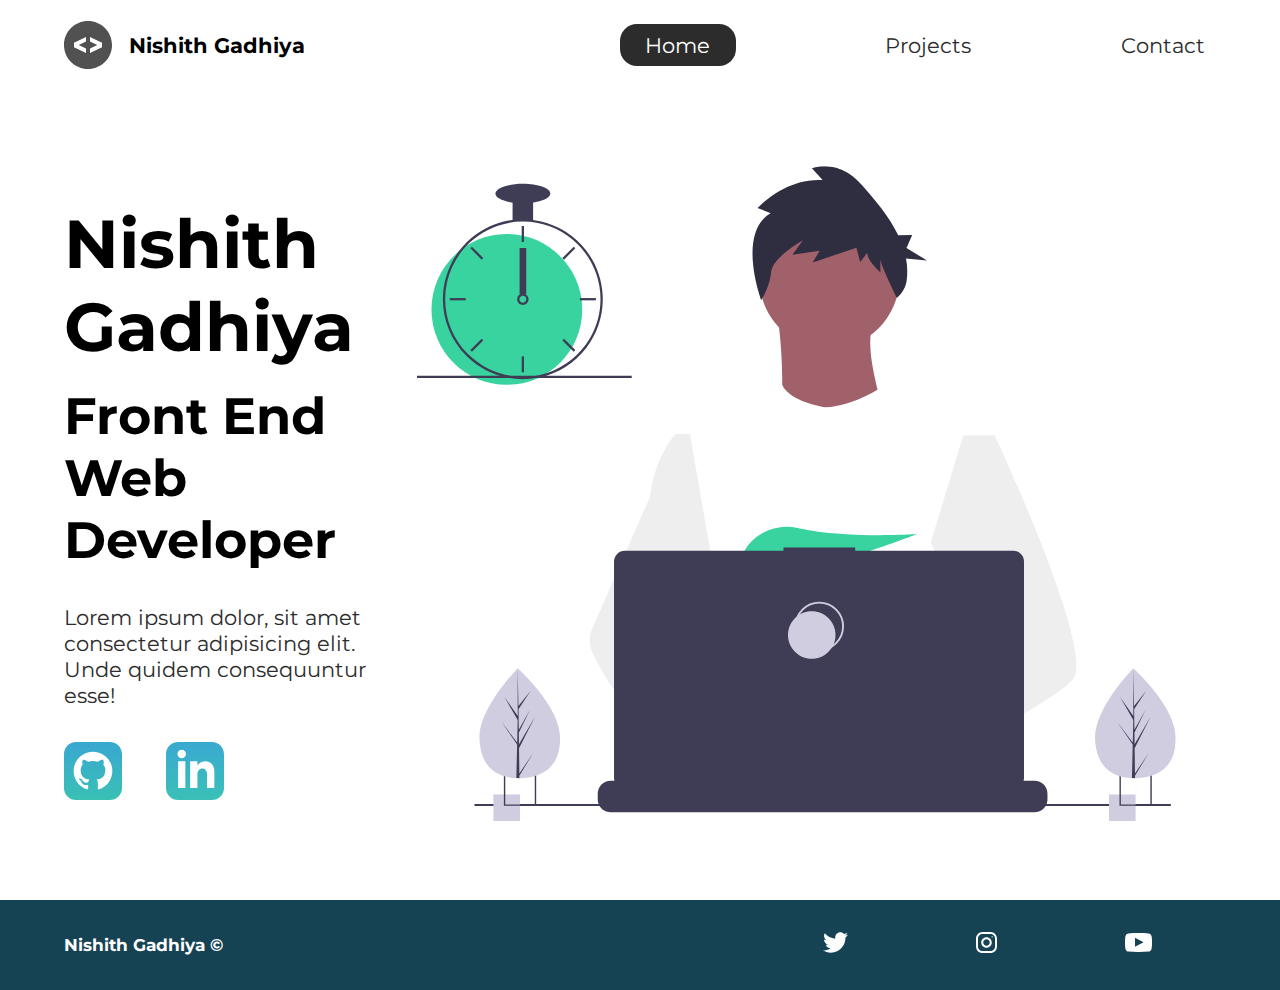
<file: index.html>
<!DOCTYPE html>
<html lang="en">
    <head>
        <meta charset="UTF-8">
        <meta name="viewport" content="width=device-width, initial-scale=1.0">
        <meta name="description" content="Nishith Gadhiya is a front-end web developer who specializes in html,css"/>
        <meta name="robots" content="index,follow"/>
        <link href="https://fonts.googleapis.com/css2?family=Pattaya&family=Poppins:wght@400;500&display=swap" rel="stylesheet">
        <link href="https://fonts.googleapis.com/css2?family=Montserrat:wght@400;500&display=swap" rel="stylesheet">
        <link rel="stylesheet" href="./style/style.css">
        <title>Nishith Gadhiya | Web Developer</title>
    </head>
<body>
    <header class="main-head">
        <nav>
            <div class="logo">
                <img src="./icons/code.svg" alt="logo"/>
                <h1>Nishith Gadhiya</h1>
            </div>
            <ul>
                <li><a class="active" href="/">Home</a></li>
                <li><a href="./projects/">Projects</a></li>
                <li><a href="./contact/">Contact</a></li>
            </ul>
        </nav>
    </header>
    <section class="intro">
        <div class="intro-text">
            <h2>Nishith Gadhiya</h2>
            <h3>Front End Web <br> Developer</h3>
            <p>Lorem ipsum dolor, sit amet consectetur adipisicing elit. Unde quidem consequuntur esse!</p>
            <div class="intro-social">
                <a href="#"><img src="./icons/github.svg" alt="github-social-link"></a>
                <a href="#"><img src="./icons/linked-in.svg" alt="linkedin-social-link"></a>
            </div>
        </div>
        <div class="intro-images">
            <svg
            width="799"
            height="690"
            viewBox="0 0 799 690"
            fill="none"
            xmlns="http://www.w3.org/2000/svg"
          >
            <g id="undraw_dev_productivity_umsq (1) 1" clip-path="url(#clip0)">
              <path
                id="Vector"
                d="M516.92 624.636C516.92 624.636 512.16 626.266 504.42 628.576C487.31 633.706 455.65 642.216 428.82 643.916C405.72 645.396 386.2 641.836 382.63 626.766C381.1 620.286 383.27 614.956 388 610.576C402.12 597.486 439 592.796 468.25 591.186C476.51 590.736 484.15 590.526 490.51 590.446C501.31 590.306 508.39 590.526 508.39 590.526L508.56 591.186L516.92 624.636Z"
                fill="#A0616A"
              />
              <path
                id="Vector_2"
                d="M436.99 672.586C418.61 695.346 342.73 647.666 316.19 629.886C310.41 626.016 306.97 623.566 306.97 623.566L331.25 591.186L338.94 580.936C338.94 580.936 345.82 584.586 355.99 590.526C356.36 590.746 356.73 590.966 357.11 591.186C365.88 596.336 376.89 603.066 388 610.576C403.33 620.946 418.83 632.776 428.82 643.916C438.59 654.806 443.08 665.036 436.99 672.586Z"
                fill="#A0616A"
              />
              <g id="me">
                <path
                  id="Vector_3"
                  d="M434.672 191.952C475.283 191.607 507.926 158.406 507.582 117.795C507.237 77.1832 474.036 44.5403 433.425 44.8847C392.813 45.2291 360.17 78.4303 360.515 119.042C360.859 159.653 394.06 192.296 434.672 191.952Z"
                  fill="#A0616A"
                />
                <path
                  id="Vector_4"
                  d="M379.477 155.65C379.477 155.65 394.216 259.972 373.002 271.875C351.787 283.779 499.929 283.588 499.929 283.588C499.929 283.588 466.124 193.284 480.809 165.449L379.477 155.65Z"
                  fill="#A0616A"
                />
                <path
                  id="Vector_5"
                  d="M608.101 283.199L596.257 339.402L571.214 458.308L570.49 464.815L562.138 540.138L556.582 590.177L552.857 623.79C528.584 636.526 510.988 645.326 510.988 645.326C510.988 645.326 509.404 637.719 506.871 627.99C489.805 633.265 458.218 642.043 431.404 643.97C441.266 654.777 445.842 664.969 439.817 672.57C421.63 695.485 345.349 648.45 318.659 630.896C318.077 635.158 317.879 639.464 318.068 643.762L297.626 628.314L299.331 592.359L302.206 531.522L305.819 455.229C304.448 451.975 303.294 448.634 302.364 445.228C295.956 423.161 288.032 379.057 281.928 342.067C277.016 312.298 273.302 287.138 272.517 281.785C272.411 281.086 272.358 280.726 272.358 280.726L384.363 230.094C392.509 248.556 429.865 253.809 429.865 253.809C460.756 251.417 484.847 234.913 484.847 234.913L608.101 283.199Z"
                  fill="white"
                />
                <path
                  id="Vector_6"
                  d="M372.285 49.3811L358.49 43.9934C358.49 43.9934 386.969 12.1 426.99 14.513L415.635 2.22366C415.635 2.22366 443.04 -9.01799 468.283 19.6674C481.553 34.7467 496.908 52.4737 506.557 72.5077L521.281 72.3829L515.251 85.9663L536.874 99.3152L514.777 97.0719C516.155 104.471 516.421 112.034 515.566 119.511C514.683 126.991 510.928 133.835 505.094 138.598V138.598C505.094 138.598 487.743 103.449 487.696 97.9443L487.813 111.705C487.813 111.705 473.959 99.4371 473.889 91.1807L466.471 100.877L462.593 85.7717L416.475 101.301L423.87 88.8526L395.157 93.2246L406.278 77.9923C406.278 77.9923 373.932 96.1568 372.811 111.304C371.689 126.452 362.299 140.875 362.299 140.875C362.299 140.875 336.213 70.3294 372.285 49.3811Z"
                  fill="#2F2E41"
                />
                <path
                  id="Vector_7"
                  d="M690.215 540.422C682.794 548.605 664.338 560.992 641.951 574.422C633.623 579.413 624.757 584.559 615.71 589.676C594.122 601.889 571.514 614.001 552.857 623.79C528.584 636.526 510.988 645.326 510.988 645.326C510.988 645.326 509.403 637.719 506.871 627.99C503.48 614.968 498.397 598.141 493.184 590.715C493.002 590.456 492.82 590.218 492.638 589.979C491.121 588.022 489.601 586.885 488.112 586.897L562.138 540.138L594.127 519.926L570.489 464.814L540.842 395.683L557.908 339.727L575.062 283.479L608.101 283.199C608.101 283.199 619.243 306.985 633.514 340.166C635.647 345.128 637.851 350.299 640.096 355.64C669.469 425.394 706.176 522.836 690.215 540.422Z"
                  fill="#EEEEEE"
                />
                <path
                  id="Vector_8"
                  d="M358.123 591.2C355.41 591.212 352.702 591.456 350.029 591.928C327.074 596.073 320.47 616.94 318.659 630.896C318.077 635.158 317.879 639.464 318.068 643.761L297.626 628.314L290.178 622.687C272.316 616.628 256.353 605.733 242.483 592.84C230.449 581.456 219.634 568.849 210.213 555.223C200.831 541.793 192.448 527.692 185.134 513.034C183.094 508.943 181.977 504.454 181.864 499.884C181.751 495.314 182.644 490.775 184.48 486.588L209.154 430.327L245.218 348.098C245.471 346.146 245.752 344.237 246.059 342.371C252.995 300.511 272.367 281.786 272.367 281.786L287.286 281.659L297.778 341.932L310.813 416.815L302.364 445.227L282.839 510.845L302.205 531.522L358.123 591.2Z"
                  fill="#EEEEEE"
                />
              </g>
              <path
                id="Vector_9"
                d="M372.877 415.806L385.631 430.686C390.37 429.783 395.319 428.721 400.416 427.529L396.752 415.806L405.71 426.256C459.707 412.975 526.637 387.155 526.637 387.155C526.637 387.155 454.379 392.453 400.428 380.666C376.558 375.451 351.998 387.284 342.202 409.668C336.508 422.679 337.403 433.951 357.596 433.951C364.419 433.835 371.223 433.195 377.949 432.037L372.877 415.806Z"
                fill="#38D39F"
              />
              <path
                id="Vector_10"
                d="M663.65 660.386V666.456C663.654 668.122 663.345 669.774 662.74 671.326C662.472 672.018 662.147 672.687 661.77 673.326C660.578 675.326 658.887 676.983 656.862 678.133C654.838 679.283 652.549 679.887 650.22 679.886H203.67C201.342 679.887 199.053 679.283 197.028 678.133C195.003 676.983 193.312 675.326 192.12 673.326C191.743 672.687 191.419 672.018 191.15 671.326C190.546 669.774 190.237 668.122 190.24 666.456V660.386C190.24 658.622 190.587 656.876 191.262 655.246C191.936 653.616 192.926 652.136 194.173 650.888C195.42 649.641 196.901 648.652 198.53 647.977C200.16 647.302 201.906 646.955 203.67 646.956H229.41V644.126C229.41 644.052 229.425 643.979 229.453 643.911C229.481 643.843 229.522 643.782 229.574 643.73C229.626 643.678 229.688 643.636 229.756 643.608C229.824 643.58 229.897 643.566 229.97 643.566H243.4C243.474 643.566 243.547 643.58 243.615 643.608C243.683 643.636 243.745 643.678 243.797 643.73C243.849 643.782 243.89 643.843 243.918 643.911C243.946 643.979 243.96 644.052 243.96 644.126V646.956H252.35V644.126C252.35 644.052 252.365 643.979 252.393 643.911C252.421 643.843 252.462 643.782 252.514 643.73C252.566 643.678 252.628 643.636 252.696 643.608C252.764 643.58 252.837 643.566 252.91 643.566H266.34C266.414 643.566 266.487 643.58 266.555 643.608C266.623 643.636 266.684 643.678 266.736 643.73C266.789 643.782 266.83 643.843 266.858 643.911C266.886 643.979 266.9 644.052 266.9 644.126V646.956H275.3V644.126C275.3 644.052 275.315 643.979 275.343 643.911C275.371 643.843 275.412 643.782 275.464 643.73C275.516 643.678 275.578 643.636 275.646 643.608C275.714 643.58 275.787 643.566 275.86 643.566H289.29C289.364 643.566 289.437 643.58 289.505 643.608C289.573 643.636 289.634 643.678 289.686 643.73C289.739 643.782 289.78 643.843 289.808 643.911C289.836 643.979 289.85 644.052 289.85 644.126V646.956H298.24V644.126C298.24 644.052 298.255 643.979 298.283 643.911C298.311 643.843 298.352 643.782 298.404 643.73C298.456 643.678 298.518 643.636 298.586 643.608C298.654 643.58 298.727 643.566 298.8 643.566H312.23C312.304 643.566 312.377 643.58 312.445 643.608C312.513 643.636 312.574 643.678 312.626 643.73C312.678 643.782 312.72 643.843 312.748 643.911C312.776 643.979 312.79 644.052 312.79 644.126V646.956H321.18V644.126C321.18 644.052 321.194 643.979 321.223 643.911C321.251 643.843 321.292 643.782 321.344 643.73C321.396 643.678 321.458 643.636 321.526 643.608C321.594 643.58 321.667 643.566 321.74 643.566H335.17C335.244 643.566 335.317 643.58 335.385 643.608C335.453 643.636 335.514 643.678 335.566 643.73C335.618 643.782 335.66 643.843 335.688 643.911C335.716 643.979 335.73 644.052 335.73 644.126V646.956H344.13V644.126C344.13 644.052 344.145 643.979 344.173 643.911C344.201 643.843 344.242 643.782 344.294 643.73C344.346 643.678 344.408 643.636 344.476 643.608C344.544 643.58 344.617 643.566 344.69 643.566H358.12C358.194 643.566 358.267 643.58 358.335 643.608C358.403 643.636 358.464 643.678 358.516 643.73C358.569 643.782 358.61 643.843 358.638 643.911C358.666 643.979 358.68 644.052 358.68 644.126V646.956H367.07V644.126C367.07 644.052 367.085 643.979 367.113 643.911C367.141 643.843 367.182 643.782 367.234 643.73C367.286 643.678 367.348 643.636 367.416 643.608C367.484 643.58 367.557 643.566 367.63 643.566H472.83C472.904 643.566 472.977 643.58 473.045 643.608C473.113 643.636 473.174 643.678 473.227 643.73C473.279 643.782 473.32 643.843 473.348 643.911C473.376 643.979 473.39 644.052 473.39 644.126V646.956H481.79V644.126C481.79 644.052 481.804 643.979 481.833 643.911C481.861 643.843 481.902 643.782 481.954 643.73C482.006 643.678 482.068 643.636 482.136 643.608C482.204 643.58 482.277 643.566 482.35 643.566H495.78C495.928 643.567 496.07 643.627 496.175 643.732C496.279 643.836 496.339 643.978 496.34 644.126V646.956H504.73V644.126C504.73 644.052 504.745 643.979 504.773 643.911C504.801 643.843 504.842 643.782 504.894 643.73C504.946 643.678 505.008 643.636 505.076 643.608C505.144 643.58 505.217 643.566 505.29 643.566H518.72C518.794 643.566 518.867 643.58 518.935 643.608C519.003 643.636 519.065 643.678 519.117 643.73C519.169 643.782 519.21 643.843 519.238 643.911C519.266 643.979 519.28 644.052 519.28 644.126V646.956H527.67V644.126C527.67 644.052 527.685 643.979 527.713 643.911C527.741 643.843 527.782 643.782 527.834 643.73C527.886 643.678 527.948 643.636 528.016 643.608C528.084 643.58 528.157 643.566 528.23 643.566H541.66C541.734 643.566 541.807 643.58 541.875 643.608C541.943 643.636 542.005 643.678 542.057 643.73C542.109 643.782 542.15 643.843 542.178 643.911C542.206 643.979 542.22 644.052 542.22 644.126V646.956H550.62V644.126C550.62 644.052 550.635 643.979 550.663 643.911C550.691 643.843 550.732 643.782 550.784 643.73C550.836 643.678 550.898 643.636 550.966 643.608C551.034 643.58 551.107 643.566 551.18 643.566H564.61C564.757 643.568 564.898 643.628 565.001 643.733C565.104 643.837 565.161 643.979 565.16 644.126V646.956H573.56V644.126C573.56 644.052 573.575 643.979 573.603 643.911C573.631 643.843 573.672 643.782 573.724 643.73C573.776 643.678 573.838 643.636 573.906 643.608C573.974 643.58 574.047 643.566 574.12 643.566H587.55C587.624 643.566 587.697 643.58 587.765 643.608C587.833 643.636 587.895 643.678 587.947 643.73C587.999 643.782 588.04 643.843 588.068 643.911C588.096 643.979 588.11 644.052 588.11 644.126V646.956H596.5V644.126C596.5 644.052 596.515 643.979 596.543 643.911C596.571 643.843 596.612 643.782 596.664 643.73C596.716 643.678 596.778 643.636 596.846 643.608C596.914 643.58 596.987 643.566 597.06 643.566H610.49C610.564 643.566 610.637 643.58 610.705 643.608C610.773 643.636 610.835 643.678 610.887 643.73C610.939 643.782 610.98 643.843 611.008 643.911C611.036 643.979 611.05 644.052 611.05 644.126V646.956H650.22C651.984 646.955 653.731 647.302 655.36 647.977C656.99 648.652 658.471 649.641 659.718 650.888C660.965 652.136 661.954 653.616 662.629 655.246C663.304 656.876 663.651 658.622 663.65 660.386Z"
                fill="#3F3D56"
              />
              <path
                id="Vector_11"
                d="M793.5 671.326H60.5V673.326H793.5V671.326Z"
                fill="#3F3D56"
              />
              <path
                id="Vector_12"
                d="M627.694 404.757H461.251V401.326H385.78V404.757H218.651C215.665 404.757 212.801 405.943 210.69 408.054C208.578 410.166 207.392 413.029 207.392 416.015V643.927C207.392 646.913 208.578 649.776 210.69 651.888C212.801 653.999 215.665 655.185 218.651 655.185H627.694C630.68 655.185 633.544 653.999 635.655 651.888C637.767 649.776 638.953 646.913 638.953 643.927V416.015C638.953 414.537 638.662 413.073 638.096 411.707C637.53 410.341 636.701 409.1 635.655 408.054C634.61 407.009 633.369 406.18 632.003 405.614C630.637 405.048 629.173 404.757 627.694 404.757Z"
                fill="#3F3D56"
              />
              <path
                id="Vector_13"
                d="M423.5 509.326C437.307 509.326 448.5 498.133 448.5 484.326C448.5 470.519 437.307 459.326 423.5 459.326C409.693 459.326 398.5 470.519 398.5 484.326C398.5 498.133 409.693 509.326 423.5 509.326Z"
                stroke="#D0CDE1"
                stroke-width="2"
                stroke-miterlimit="10"
              />
              <path
                id="Vector_14"
                d="M415.5 518.326C429.307 518.326 440.5 507.133 440.5 493.326C440.5 479.519 429.307 468.326 415.5 468.326C401.693 468.326 390.5 479.519 390.5 493.326C390.5 507.133 401.693 518.326 415.5 518.326Z"
                fill="#D0CDE1"
              />
              <path
                id="Vector_15"
                d="M108.446 661.223H80.4463V689.223H108.446V661.223Z"
                fill="#D0CDE1"
              />
              <path
                id="Vector_16"
                d="M91.4502 639.223V673.223H125.45V639.223H91.4502ZM123.97 671.743H92.9202V640.703H123.97V671.743Z"
                fill="#3F3D56"
              />
              <path
                id="Vector_17"
                d="M756.446 661.223H728.446V689.223H756.446V661.223Z"
                fill="#D0CDE1"
              />
              <path
                id="Vector_18"
                d="M739.45 639.223V673.223H773.45V639.223H739.45ZM771.97 671.743H740.92V640.703H771.97V671.743Z"
                fill="#3F3D56"
              />
              <path
                id="Vector_19"
                d="M94.5802 230.113C138.399 230.113 173.921 194.592 173.921 150.773C173.921 106.955 138.399 71.4326 94.5802 71.4326C50.7617 71.4326 15.2397 106.955 15.2397 150.773C15.2397 194.592 50.7617 230.113 94.5802 230.113Z"
                fill="#38D39F"
              />
              <path
                id="Vector_20"
                d="M122.229 56.4899C115.045 55.5763 107.774 55.5763 100.59 56.4899C84.586 58.5913 69.5203 65.2398 57.181 75.6465C44.8417 86.0532 35.7467 99.7813 30.9754 115.202C28.8053 122.229 27.5764 129.514 27.3208 136.864C27.2848 137.886 27.2607 138.92 27.2607 139.954C27.283 162.264 36.1559 183.655 51.932 199.431C67.7082 215.207 89.0989 224.08 111.41 224.103C113.201 224.103 114.992 224.042 116.759 223.934C120.907 223.674 125.03 223.103 129.093 222.227C148.495 218.055 165.798 207.161 177.947 191.468C190.095 175.776 196.308 156.295 195.487 136.467C194.665 116.638 186.863 97.738 173.459 83.1039C160.054 68.4698 141.909 59.0435 122.229 56.4899H122.229ZM137.748 217.347H137.736C130.959 219.659 123.905 221.062 116.759 221.518C114.992 221.638 113.201 221.698 111.41 221.698C89.7377 221.672 68.961 213.051 53.6367 197.727C38.3123 182.402 29.6914 161.626 29.6649 139.954C29.6649 138.92 29.689 137.886 29.725 136.864C30.5514 115.744 39.5156 95.7617 54.7411 81.1008C69.9666 66.44 90.273 58.237 111.41 58.2089C130.776 58.21 149.513 65.0865 164.283 77.6131C179.052 90.1398 188.895 107.503 192.057 126.61C195.219 145.716 191.496 165.325 181.55 181.942C171.604 198.559 156.081 211.106 137.748 217.347H137.748Z"
                fill="#3F3D56"
              />
              <path
                id="Vector_21"
                d="M112.612 63.0176H110.208V79.8474H112.612V63.0176Z"
                fill="#3F3D56"
              />
              <path
                id="Vector_22"
                d="M57.8578 84.7018L56.1577 86.4019L68.0582 98.3023L69.7582 96.6022L57.8578 84.7018Z"
                fill="#3F3D56"
              />
              <path
                id="Vector_23"
                d="M34.4736 138.751V141.156H51.3034V138.751H34.4736Z"
                fill="#3F3D56"
              />
              <path
                id="Vector_24"
                d="M56.1578 193.506L57.8579 195.206L69.7584 183.306L68.0583 181.606L56.1578 193.506Z"
                fill="#3F3D56"
              />
              <path
                id="Vector_25"
                d="M153.062 96.6022L154.762 98.3022L166.662 86.4018L164.962 84.7017L153.062 96.6022Z"
                fill="#3F3D56"
              />
              <path
                id="Vector_26"
                d="M171.516 138.751V141.156H188.346V138.751H171.516Z"
                fill="#3F3D56"
              />
              <path
                id="Vector_27"
                d="M154.762 181.605L153.062 183.305L164.962 195.206L166.662 193.506L154.762 181.605Z"
                fill="#3F3D56"
              />
              <path
                id="Vector_28"
                d="M112.612 200.06H110.208V216.89H112.612V200.06Z"
                fill="#3F3D56"
              />
              <path
                id="Vector_29"
                d="M115.016 135.145C113.976 134.365 112.711 133.943 111.41 133.943C110.11 133.943 108.844 134.365 107.804 135.145C107.091 135.686 106.505 136.375 106.085 137.165C105.552 138.181 105.322 139.329 105.421 140.473C105.52 141.616 105.944 142.707 106.644 143.617C107.343 144.527 108.288 145.218 109.368 145.608C110.447 145.997 111.616 146.07 112.735 145.817C113.855 145.564 114.878 144.996 115.685 144.179C116.492 143.363 117.048 142.333 117.288 141.21C117.528 140.088 117.441 138.92 117.039 137.846C116.636 136.771 115.935 135.834 115.017 135.145H115.016ZM111.41 143.56C110.454 143.557 109.539 143.176 108.863 142.501C108.187 141.825 107.807 140.909 107.804 139.954C107.808 139.224 108.03 138.513 108.441 137.91C108.793 137.4 109.271 136.989 109.828 136.718C110.386 136.446 111.004 136.323 111.623 136.361C112.241 136.398 112.84 136.594 113.361 136.931C113.881 137.267 114.307 137.732 114.595 138.281C114.883 138.83 115.025 139.444 115.007 140.063C114.989 140.683 114.811 141.287 114.491 141.818C114.17 142.349 113.719 142.788 113.179 143.093C112.639 143.398 112.03 143.559 111.41 143.56V143.56Z"
                fill="#3F3D56"
              />
              <path
                id="Vector_30"
                d="M122.229 35.3687H100.591V57.007H122.229V35.3687Z"
                fill="#3F3D56"
              />
              <path
                id="Vector_31"
                d="M111.41 38.9748C127.344 38.9748 140.261 34.4 140.261 28.7567C140.261 23.1134 127.344 18.5386 111.41 18.5386C95.4757 18.5386 82.5586 23.1134 82.5586 28.7567C82.5586 34.4 95.4757 38.9748 111.41 38.9748Z"
                fill="#3F3D56"
              />
              <path id="clock-arrow" d="M115 86H108V135H115V86Z" fill="#3F3D56" />
              <path
                id="Vector_32"
                d="M226 220.44H0V222.844H226V220.44Z"
                fill="#3F3D56"
              />
              <g id="plant-left">
                <path
                  id="Vector_33"
                  d="M150.594 599.754C151.527 631.704 132.858 643.413 109.43 644.097C108.886 644.113 108.344 644.123 107.805 644.126C106.719 644.135 105.643 644.117 104.577 644.072C83.3891 643.193 66.6172 631.945 65.7495 602.232C64.8515 571.482 103.018 531.529 105.882 528.574L105.887 528.571C105.996 528.458 106.052 528.402 106.052 528.402C106.052 528.402 149.661 567.807 150.594 599.754Z"
                  fill="#D0CDE1"
                />
                <path
                  id="Vector_34"
                  d="M107.744 639.255L122.626 617.124L107.774 641.636L107.805 644.126C106.719 644.135 105.643 644.117 104.577 644.072L105.315 612.06L105.295 611.813L105.322 611.766L105.393 608.741L89.0952 585.078L105.374 606.477L105.432 607.116L105.989 582.93L91.9122 558.397L106.029 578.681L105.882 528.574L105.882 528.407L105.887 528.571L106.821 568.062L119.651 552.021L106.863 571.464L107.143 593.098L118.949 571.984L107.187 596.279L107.343 608.308L124.512 578.897L107.395 612.505L107.744 639.255Z"
                  fill="#3F3D56"
                />
              </g>
              <g id="plant-right">
                <path
                  id="Vector_35"
                  d="M798.594 599.754C799.527 631.704 780.858 643.413 757.43 644.097C756.886 644.113 756.344 644.123 755.805 644.126C754.719 644.135 753.643 644.117 752.577 644.072C731.389 643.193 714.617 631.945 713.749 602.232C712.851 571.482 751.018 531.529 753.882 528.574L753.887 528.571C753.996 528.458 754.052 528.402 754.052 528.402C754.052 528.402 797.661 567.807 798.594 599.754Z"
                  fill="#D0CDE1"
                />
                <path
                  id="Vector_36"
                  d="M755.744 639.255L770.626 617.124L755.774 641.636L755.805 644.126C754.719 644.135 753.643 644.117 752.577 644.072L753.315 612.06L753.295 611.813L753.323 611.766L753.393 608.741L737.095 585.078L753.374 606.477L753.432 607.116L753.989 582.93L739.912 558.397L754.029 578.681L753.882 528.574L753.882 528.407L753.887 528.571L754.821 568.062L767.651 552.021L754.864 571.464L755.143 593.098L766.949 571.984L755.187 596.279L755.343 608.308L772.512 578.897L755.395 612.505L755.744 639.255Z"
                  fill="#3F3D56"
                />
              </g>
            </g>
            <defs>
              <clipPath id="clip0">
                <rect width="798.627" height="689.223" fill="white" />
              </clipPath>
            </defs>
          </svg>
          <img class="splash" src="./img/splash.svg" alt="">
        </div>
    </section>
</body>
<footer>
  <h4>Nishith Gadhiya &copy;</h4>
  <ul>
      <li><a href="#"><img src="../icons/twitter 1.svg" alt="twitter-social"></a></li>
      <li><a href="#"><img src="../icons/instagram 1.svg" alt="instagram-social"></a></li>
      <li><a href="#"><img src="../icons/youtube-symbol 1.svg" alt="youtube-social"></a></li>
  </ul>
</footer>
</html>
</file>
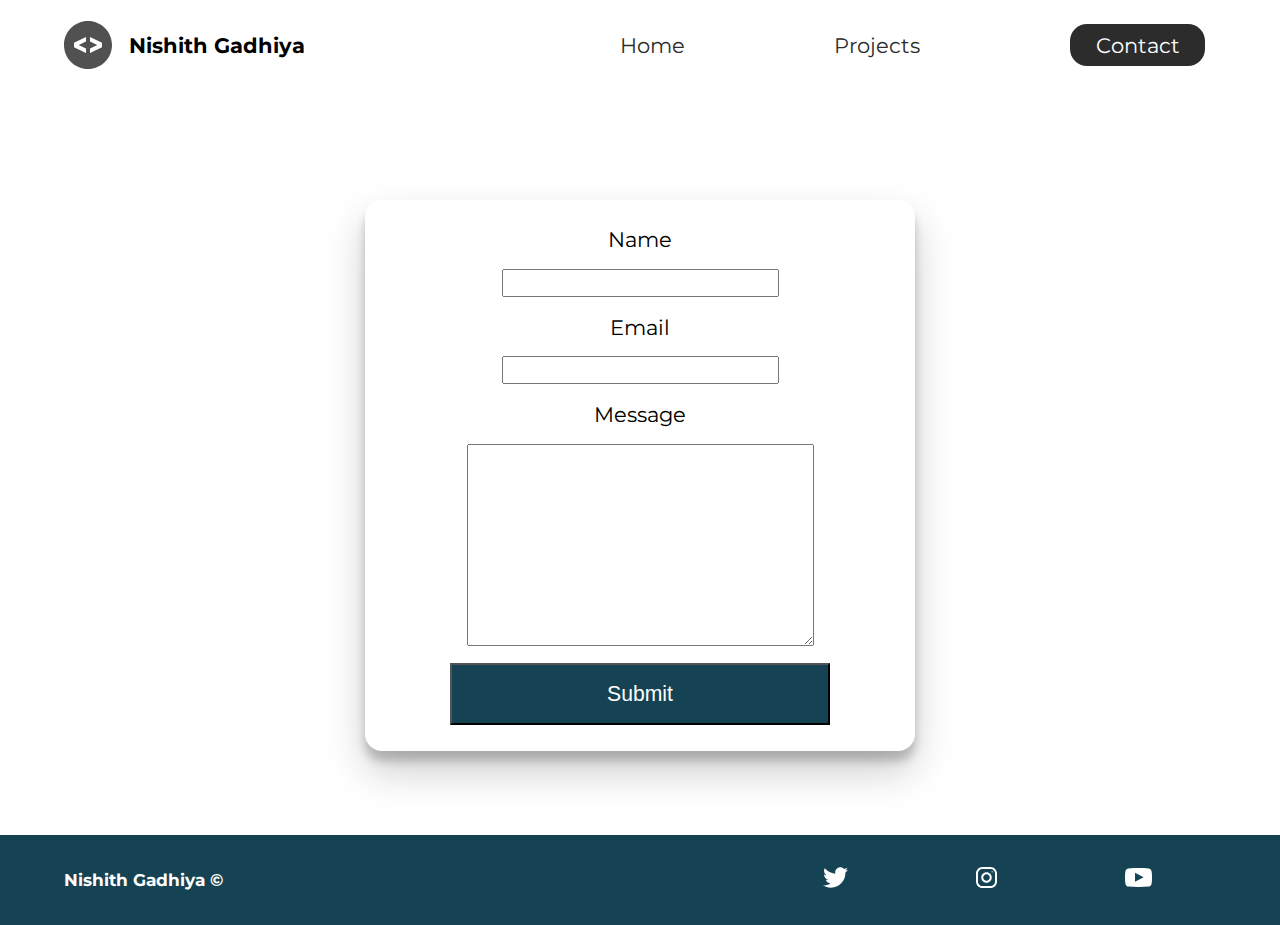
<file: contact/index.html>
<!DOCTYPE html>
<html lang="en">
    <head>
        <meta charset="UTF-8">
        <meta name="viewport" content="width=device-width, initial-scale=1.0">
        <meta name="description" content="Nishith Gadhiya is a front-end web developer who specializes in html,css"/>
        <meta name="robots" content="index,follow"/>
        <link href="https://fonts.googleapis.com/css2?family=Pattaya&family=Poppins:wght@400;500&display=swap" rel="stylesheet">
        <link href="https://fonts.googleapis.com/css2?family=Montserrat:wght@400;500&display=swap" rel="stylesheet">
        <link rel="stylesheet" href="../style/style.css">
        <title>Nishith Gadhiya | Web Developer</title>
    </head>
<body>
    <header class="main-head">
        <nav>
            <div class="logo">
                <img src="../icons/code.svg" alt="logo"/>
                <h1>Nishith Gadhiya</h1>
            </div>
            <ul>
                <li><a href="../index.html">Home</a></li>
                <li><a href="../projects/">Projects</a></li>
                <li><a class="active" href="./index.html">Contact</a></li>
            </ul>
        </nav>
    </header>
    <section class="form-section">
        <form action="">
            <label for="name">Name</label>
            <input type="text" name="name" id="name" required>
            <label for="email">Email</label>
            <input type="text" name="email" id="email" required>
            <label for="message">Message</label>
            <textarea name="message" id="message" cols="30" rows="10"></textarea>
            <button type="submit">Submit</button>
        </form>
    </section>
    <footer>
        <h4>Nishith Gadhiya &copy;</h4>
        <ul>
            <li><a href="#"><img src="../icons/twitter 1.svg" alt="twitter-social"></a></li>
            <li><a href="#"><img src="../icons/instagram 1.svg" alt="instagram-social"></a></li>
            <li><a href="#"><img src="../icons/youtube-symbol 1.svg" alt="youtube-social"></a></li>
        </ul>
    </footer>
</body>
</html>
</file>
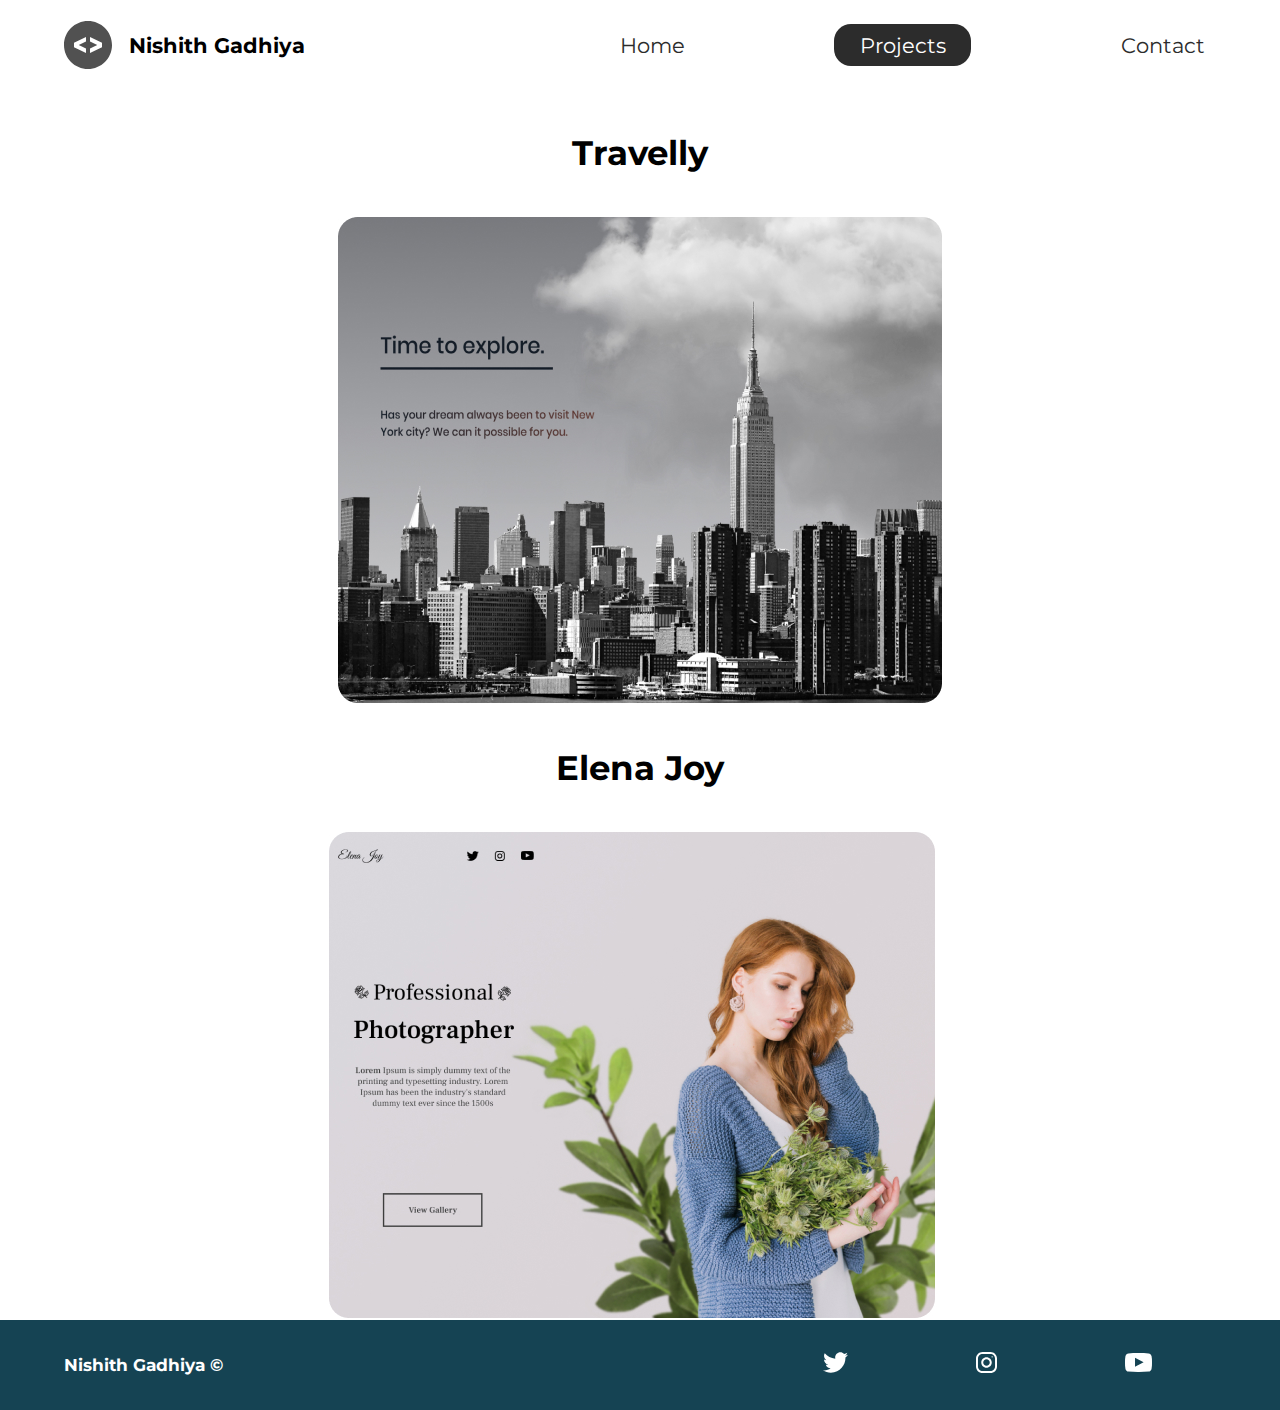
<file: projects/index.html>
<!DOCTYPE html>
<html lang="en">
    <head>
        <meta charset="UTF-8">
        <meta name="viewport" content="width=device-width, initial-scale=1.0">
        <meta name="description" content="Nishith Gadhiya is a front-end web developer who specializes in html,css"/>
        <meta name="robots" content="index,follow"/>
        <link href="https://fonts.googleapis.com/css2?family=Pattaya&family=Poppins:wght@400;500&display=swap" rel="stylesheet">
        <link href="https://fonts.googleapis.com/css2?family=Montserrat:wght@400;500&display=swap" rel="stylesheet">
        <link rel="stylesheet" href="../style/style.css">
        <title>Nishith Gadhiya | Web Developer</title>
    </head>
<body>
    <header class="main-head">
        <nav>
            <div class="logo">
                <img src="../icons/code.svg" alt="logo"/>
                <h1>Nishith Gadhiya</h1>
            </div>
            <ul>
                <li><a href="../index.html">Home</a></li>
                <li><a class="active" href="/">Projects</a></li>
                <li><a href="../contact/">Contact</a></li>
            </ul>
        </nav>
    </header>
    <section class="projects">
        <div class="travelly">
            <h2>Travelly</h2>
            <img src="../img/travelly.jpg" alt="travelly-project">
        </div>
        <div class="elena">
            <h2>Elena Joy</h2>
            <img src="../img/elena-joy.jpg" alt="elena-joy project">
        </div>
    </section>
</body>
<footer>
    <h4>Nishith Gadhiya &copy;</h4>
    <ul>
        <li><a href="#"><img src="../icons/twitter 1.svg" alt="twitter-social"></a></li>
        <li><a href="#"><img src="../icons/instagram 1.svg" alt="instagram-social"></a></li>
        <li><a href="#"><img src="../icons/youtube-symbol 1.svg" alt="youtube-social"></a></li>
    </ul>
</footer>
</html>
</file>
<file: style/style.css>
/* Variables */
/* global styles */
* {
  padding: 0;
  margin: 0;
  -webkit-box-sizing: border-box;
          box-sizing: border-box;
}

html {
  font-size: 62.5%;
}

body {
  font-family: "Montserrat", sans-serif;
}

h1 {
  font-size: 2.5rem;
}

li,
button,
label,
input,
p,
a {
  font-size: 2.5rem;
}

h2 {
  font-size: 4rem;
}

h3 {
  font-size: 2.5rem;
}

h4,
h5 {
  font-size: 2rem;
}

ul {
  list-style: none;
}

a {
  text-decoration: none;
  color: #2c2c2c;
}

.main-head {
  width: 95%;
  margin: 0 0 0 auto;
}

nav {
  display: -webkit-box;
  display: -ms-flexbox;
  display: flex;
  -webkit-box-pack: justify;
      -ms-flex-pack: justify;
          justify-content: space-between;
  -webkit-box-align: center;
      -ms-flex-align: center;
          align-items: center;
  -webkit-box-orient: horizontal;
  -webkit-box-direction: normal;
      -ms-flex-direction: row;
          flex-direction: row;
  min-height: 10vh;
  width: 60%;
  -ms-flex-wrap: wrap;
      flex-wrap: wrap;
}

nav .logo {
  display: -webkit-box;
  display: -ms-flexbox;
  display: flex;
  -webkit-box-pack: start;
      -ms-flex-pack: start;
          justify-content: flex-start;
  -webkit-box-align: center;
      -ms-flex-align: center;
          align-items: center;
  -webkit-box-orient: horizontal;
  -webkit-box-direction: normal;
      -ms-flex-direction: row;
          flex-direction: row;
  -webkit-box-flex: 1;
      -ms-flex: 1 1 10rem;
          flex: 1 1 10rem;
}

nav .logo h1 {
  margin: 2rem;
}

nav ul {
  display: -webkit-box;
  display: -ms-flexbox;
  display: flex;
  -ms-flex-pack: distribute;
      justify-content: space-around;
  -webkit-box-align: center;
      -ms-flex-align: center;
          align-items: center;
  -webkit-box-orient: horizontal;
  -webkit-box-direction: normal;
      -ms-flex-direction: row;
          flex-direction: row;
  -webkit-box-flex: 1;
      -ms-flex: 1 1 40rem;
          flex: 1 1 40rem;
}

.intro {
  min-height: 90vh;
  width: 90%;
  margin: auto;
  -ms-flex-wrap: wrap;
      flex-wrap: wrap;
  display: -webkit-box;
  display: -ms-flexbox;
  display: flex;
  -webkit-box-pack: justify;
      -ms-flex-pack: justify;
          justify-content: space-between;
  -webkit-box-align: center;
      -ms-flex-align: center;
          align-items: center;
  -webkit-box-orient: horizontal;
  -webkit-box-direction: normal;
      -ms-flex-direction: row;
          flex-direction: row;
}

.intro h2 {
  font-size: 8rem;
  padding-top: 2rem;
  background: linear-gradiant(left, #38d39f, #38a4d3);
  background-clip: text;
  --webkit-text-fill-color: transparent;
  display: inline-block;
}

.intro h3 {
  font-size: 6rem;
  padding: 2rem 0rem;
}

.intro p {
  color: #2c2c2c;
  padding-top: 2rem;
}

.splash {
  position: absolute;
  top: 0%;
  right: 0%;
  height: 100%;
  z-index: -1;
}

.intro-social {
  margin-top: 4rem;
}

.intro-social a {
  margin-right: 5rem;
}

.active {
  background: #2c2c2c;
  color: white;
  padding: 1rem 3rem;
  border-radius: 2rem;
}

.intro-text,
.intro-image {
  -webkit-box-flex: 1;
      -ms-flex: 1 1 40rem;
          flex: 1 1 40rem;
}

#plant-left {
  -webkit-animation: plant 1.5s ease-in infinite alternate;
          animation: plant 1.5s ease-in infinite alternate;
}

#plant-right {
  -webkit-animation: plant 1.5s ease-in infinite alternate 0.5s;
          animation: plant 1.5s ease-in infinite alternate 0.5s;
}

#me {
  -webkit-animation: me 1s ease-in-out infinite alternate;
          animation: me 1s ease-in-out infinite alternate;
  -webkit-transform-origin: bottom;
          transform-origin: bottom;
}

#clock-arrow {
  -webkit-animation: clock 1.5s linear infinite;
          animation: clock 1.5s linear infinite;
  transform-box: fill-box;
  -webkit-transform-origin: bottom;
          transform-origin: bottom;
}

@-webkit-keyframes me {
  from {
    -webkit-transform: rotateZ(-5deg);
            transform: rotateZ(-5deg);
  }
  to {
    -webkit-transform: rotateZ(5deg);
            transform: rotateZ(5deg);
  }
}

@keyframes me {
  from {
    -webkit-transform: rotateZ(-5deg);
            transform: rotateZ(-5deg);
  }
  to {
    -webkit-transform: rotateZ(5deg);
            transform: rotateZ(5deg);
  }
}

@-webkit-keyframes clock {
  from {
    -webkit-transform: rotateZ(0deg);
            transform: rotateZ(0deg);
  }
  to {
    -webkit-transform: rotateZ(360deg);
            transform: rotateZ(360deg);
  }
}

@keyframes clock {
  from {
    -webkit-transform: rotateZ(0deg);
            transform: rotateZ(0deg);
  }
  to {
    -webkit-transform: rotateZ(360deg);
            transform: rotateZ(360deg);
  }
}

@-webkit-keyframes plant {
  from {
    -webkit-transform: translateY(0%);
            transform: translateY(0%);
  }
  to {
    -webkit-transform: translateY(-30%);
            transform: translateY(-30%);
  }
}

@keyframes plant {
  from {
    -webkit-transform: translateY(0%);
            transform: translateY(0%);
  }
  to {
    -webkit-transform: translateY(-30%);
            transform: translateY(-30%);
  }
}

.projects {
  width: 90%;
  margin: auto;
  min-height: 90vh;
  display: -webkit-box;
  display: -ms-flexbox;
  display: flex;
  -webkit-box-pack: justify;
      -ms-flex-pack: justify;
          justify-content: space-between;
  -webkit-box-align: center;
      -ms-flex-align: center;
          align-items: center;
  -webkit-box-orient: horizontal;
  -webkit-box-direction: normal;
      -ms-flex-direction: row;
          flex-direction: row;
  text-align: center;
  -ms-flex-wrap: wrap;
      flex-wrap: wrap;
}

.projects h2 {
  margin: 5rem;
}

.travelly,
.elena {
  -webkit-box-flex: 1;
      -ms-flex: 1 1 40rem;
          flex: 1 1 40rem;
}

.form-section {
  min-height: 80vh;
  display: -webkit-box;
  display: -ms-flexbox;
  display: flex;
  -webkit-box-pack: center;
      -ms-flex-pack: center;
          justify-content: center;
  -webkit-box-align: center;
      -ms-flex-align: center;
          align-items: center;
  -webkit-box-orient: horizontal;
  -webkit-box-direction: normal;
      -ms-flex-direction: row;
          flex-direction: row;
  margin-top: 3rem;
}

.form-section form {
  padding: 3rem 10rem;
  -webkit-box-shadow: 0px 10px 10px rgba(0, 0, 0, 0.2), 0px 20px 40px rgba(0, 0, 0, 0.2);
          box-shadow: 0px 10px 10px rgba(0, 0, 0, 0.2), 0px 20px 40px rgba(0, 0, 0, 0.2);
  display: -webkit-box;
  display: -ms-flexbox;
  display: flex;
  -webkit-box-pack: center;
      -ms-flex-pack: center;
          justify-content: center;
  -webkit-box-align: center;
      -ms-flex-align: center;
          align-items: center;
  -webkit-box-orient: vertical;
  -webkit-box-direction: normal;
      -ms-flex-direction: column;
          flex-direction: column;
  border-radius: 2rem;
}

.form-section form input,
.form-section form textarea {
  margin: 2rem;
}

.form-section form input:focus,
.form-section form textarea:focus {
  outline: 2px solid black;
}

.form-section form textarea {
  font-family: "montserrat", sans-serif;
  font-size: 2rem;
}

.form-section form button {
  width: 100%;
  padding: 2rem;
  background: #154353;
  color: white;
}

.form-section form button:focus {
  background: #4a79ad;
}

footer {
  background: #154353;
  color: white;
  min-height: 10vh;
  padding: 0% 5%;
  display: -webkit-box;
  display: -ms-flexbox;
  display: flex;
  -webkit-box-pack: center;
      -ms-flex-pack: center;
          justify-content: center;
  -webkit-box-align: center;
      -ms-flex-align: center;
          align-items: center;
  -webkit-box-orient: horizontal;
  -webkit-box-direction: normal;
      -ms-flex-direction: row;
          flex-direction: row;
}

footer ul {
  -webkit-box-flex: 1;
      -ms-flex: 1 1 40rem;
          flex: 1 1 40rem;
  display: -webkit-box;
  display: -ms-flexbox;
  display: flex;
  -ms-flex-pack: distribute;
      justify-content: space-around;
  -webkit-box-align: center;
      -ms-flex-align: center;
          align-items: center;
  -webkit-box-orient: horizontal;
  -webkit-box-direction: normal;
      -ms-flex-direction: row;
          flex-direction: row;
}

footer h4 {
  -webkit-box-flex: 3;
      -ms-flex: 3 1 40rem;
          flex: 3 1 40rem;
}

/* media query */
@media screen and (max-width: 1332px) {
  html {
    font-size: 53%;
  }
  .splash {
    display: none;
  }
  svg {
    width: 95%;
  }
  nav {
    width: 100%;
  }
}

@media screen and (max-width: 754px) {
  html {
    font-size: 45%;
  }
  svg {
    height: 60%;
  }
  .main-head {
    width: 100%;
  }
  nav .logo {
    -webkit-box-flex: 1;
        -ms-flex: 1 1 20rem;
            flex: 1 1 20rem;
    margin-top: 2rem;
    display: -webkit-box;
    display: -ms-flexbox;
    display: flex;
    -webkit-box-pack: center;
        -ms-flex-pack: center;
            justify-content: center;
    -webkit-box-align: center;
        -ms-flex-align: center;
            align-items: center;
    -webkit-box-orient: vertical;
    -webkit-box-direction: normal;
        -ms-flex-direction: column;
            flex-direction: column;
  }
  nav ul {
    -webkit-box-flex: 1;
        -ms-flex: 1 1 60rem;
            flex: 1 1 60rem;
    margin: 2rem 0rem;
  }
  .intro-text {
    margin-top: 5rem;
    text-align: center;
  }
  .intro-images {
    text-align: center;
  }
  .intro-social {
    display: -webkit-box;
    display: -ms-flexbox;
    display: flex;
    -webkit-box-pack: center;
        -ms-flex-pack: center;
            justify-content: center;
    -webkit-box-align: center;
        -ms-flex-align: center;
            align-items: center;
    -webkit-box-orient: horizontal;
    -webkit-box-direction: normal;
        -ms-flex-direction: row;
            flex-direction: row;
  }
  .intro-social a {
    margin: 2rem;
  }
  .elena,
  .travelly {
    -webkit-box-flex: 1;
        -ms-flex: 1 1 50rem;
            flex: 1 1 50rem;
  }
  .elena img,
  .travelly img {
    width: 100%;
    height: 100%;
  }
  form {
    padding: 0rem;
    width: 100%;
  }
}
/*# sourceMappingURL=style.css.map */
</file>
